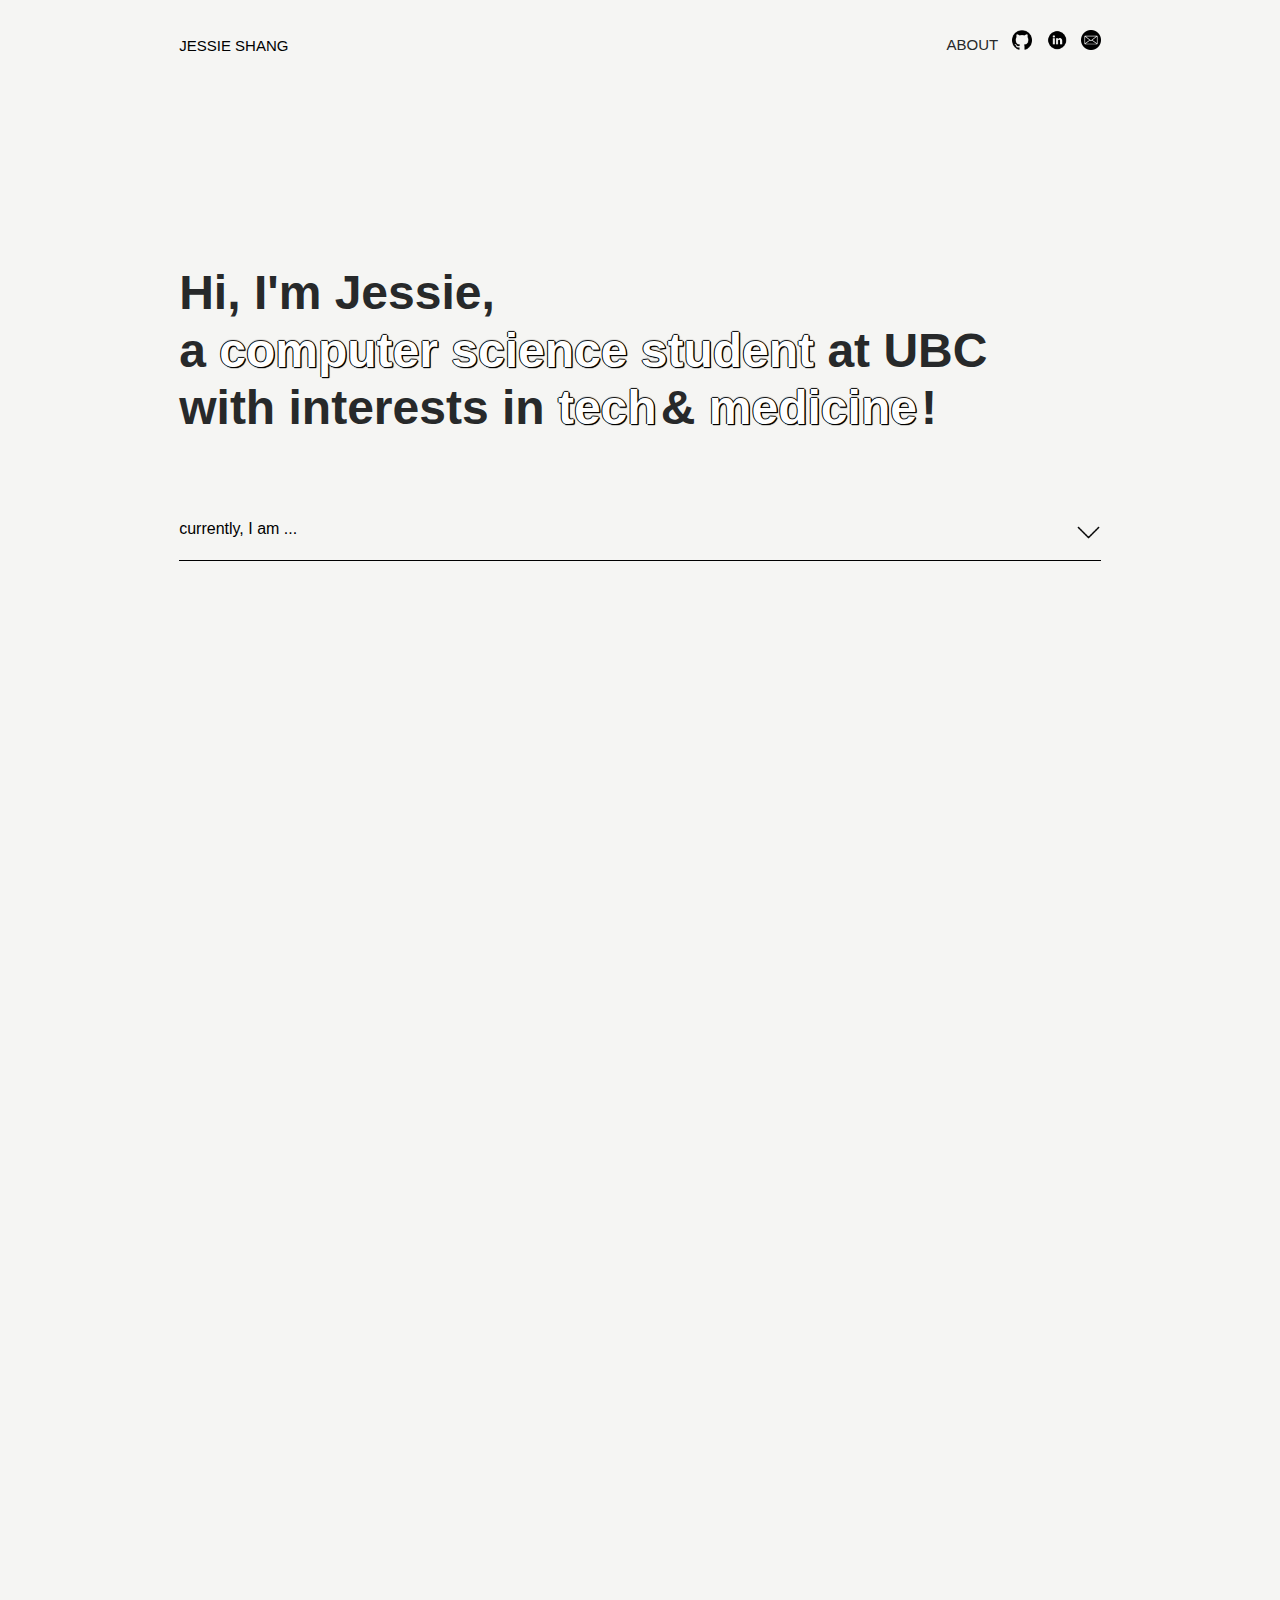
<file: index.html>
<!DOCTYPE html>
<html lang="en">
<head> 
    <meta charset="UTF-8">
    <meta http-equiv="X-UA-Compatible" content="IE=edge">
    <meta name="viewport" content="width=device-width, initial-scale=1.0">
    <title>Jessie Shang</title>
    <link rel="stylesheet" href="assets/css/index.css">
</head>
<body>
    <header class="header">
        <a href="#" class="logo">JESSIE SHANG</a>

        <!-- menu -->
        <nav class="navbar">
            <a href="projects/about.html">ABOUT</a>
            <a href="https://github.com/jjessieshang"><img class="icon3"src="assets/git.png" alt=""></a>
            <a href="https://www.linkedin.com/in/shangjessie/"><img class="icon3"src="assets/in.png" alt=""></a>
            <a href="mailto:jyshang@student.ubc.ca"><img class="icon3"src="assets/mail.png" alt=""></a>
        </nav>
    </header>
    <div class="banner">
        <h1>Hi, I'm Jessie,</h1>
        <h1 class="letter">a </h1><h1 class="contrast-letter">computer science student </h1>
        <h1 class="letter">at UBC with interests in </h1>
        <h1 class="contrast-letter">tech</h1>
        <h1 class="letter"> & </h1>
        <h1 class="contrast-letter">medicine</h1>
        <h1 class="letter">!</h1>
    </div>
    <div class="card">
        <p class="experience-num">currently, I am ...</p><p class="experience"> <strong></strong><img src="assets/plus.png" class="plus" alt="plus"></p>
        <p class="experience-p">
            <br>
            <span class="read-more">
                <span class="tab"></span>📈  In my third year, pursuing a minor in <a href="https://www.stat.ubc.ca/research-areas" class="redirect"  style="padding-top: 10px;"><em>Statistics</em></a> <br>
                <span class="tab"></span>💊  Conducting research in the <a href="https://digem.med.ubc.ca/our-team/" class="redirect"><em>UBC Digital Emergency Medicine Lab</em></a> <br>
                <span class="tab"></span>💻  A software developer on <a href="https://ubclaunchpad.com/" class="redirect"><em>UBC Launchpad Student Team</em></a> <br>
                <span class="tab"></span>🏐  On the volleyball court in my free time! <br>
        </p>
        <hr>
        
    </div>

    <div class="demo">
        <h2 class="projects-title">my recent work
            <hr>
        </h2>
        
        <!-- row 1 -->
    
        <div class="main-content">
            <div class="main-row scroll-reveal">
                <button class="column"
                onclick="gotolink(this)" value="projects/labby.html">
                <div class="cover">
                    <img src="assets/labby.png" alt="labby">
                </div>
    
                <div class="description">
                    <h3><strong>labby</strong></h3>
                    <p>a laboratoy management system for BC Cancer.</p>
                </div>
                    <br>
                    <div class="skills">
                        <div class="item">Full Stack</div>
                        <div class="item">Database</div>
                    </div>
                </button>
                <button class="column"
                onclick="gotolink(this)" value="projects/rtvs.html">
                    <div class="cover">
                        <img src="assets/rtvs.png" alt="vis">
                    </div>
        
                    <div class="description">
                        <h3><strong>rtvs</strong></h3>
                        <p>how much are you paying for healthcare?</p>
                    </div>
                    <br>
                    <div class="skills">
                        <div class="item">Full Stack</div><div class="item">Data Analysis</div>
                    </div>
                </button>
            </div>
        </div>

        <div class="main-content">
            <div class="main-row">
                <button class="column"
                    onclick="gotolink(this)" value="projects/BWP.html">
                    <div class="cover">
                        <img src="assets/heidi.png" alt="labby">
                    </div>
            
                    <div class="description">
                        <h3><strong>BC Brain Wellness</strong></h3>
                        <p>A Custom Volunteer Management System</p>
                    </div>
                    <br>
                    <div class="skills">
                        <div class="item">Project Lead</div>
                        <div class="item">Healthcare</div>
                    </div>
                </button>
                <button class="column"
                    onclick="gotolink(this)" value="projects/BWP.html">
                    <div class="cover">
                        <img src="assets/heidi.png" alt="labby">
                    </div>
            
                    <div class="description">
                        <h3><strong>BC Brain Wellness</strong></h3>
                        <p>A Custom Volunteer Management System</p>
                    </div>
                    <br>
                    <div class="skills">
                        <div class="item">Project Lead</div>
                        <div class="item">Healthcare</div>
                    </div>
                </button>
            </div>
        </div>

        <div class="main-content">
            <div class="main-row">
                <button class="column"
                    onclick="gotolink(this)" value="projects/heidi.html">
                    <div class="cover">
                        <img src="assets/heidi.png" alt="labby">
                    </div>
            
                    <div class="description">
                        <h3><strong>heidi</strong></h3>
                        <p>can machine learning reduce hospital overpopulation?</p>
                    </div>
                    <br>
                    <div class="skills">
                        <div class="item">Publication</div>
                        <div class="item">Research</div>
                    </div>
                </button>
                <button class="column"
                    onclick="gotolink(this)" value="projects/wells.html">
                    <div class="cover">
                        <img src="assets/wells.png" alt="wells">
                    </div>
    
                    <div class="description">
                        <h3><strong>well locator</strong></h3>
                        <p>Alberta geospatial data presented visually.</p>
                    </div>
                    <br>
                    <div class="skills">
                        <div class="item">Full Stack</div>
                    </div>
                </button>
            </div>
        </div>
    
        <div class="main-content">
            <div class="main-row">
                <button class="column"
                onclick="gotolink(this)" value="projects/enable.html">
                    <div class="cover">
                        <img src="assets/enable.png" alt="enable">
                    </div>
        
                    <div class="description">
                        <h3><strong>biofeedback</strong></h3>
                        <p>detect EMG signals in a quadraplegic individual.</p>
                    </div>
                    <br>
                    <div class="skills">
                        <div class="item">Engineering</div>
                    </div>
                </button>
                <button class="column"
                    onclick="gotolink(this)" value="projects/alberta.html">
                    <div class="cover">
                        <img src="assets/website.png" alt="labby">
                    </div>
    
                    <div class="description">
                        <h3><strong>move improve</strong></h3>
                        <p>improving the safety of walking aids.</p>
                    </div>
                    <br>
                    <div class="skills">
                        <div class="item">Mobile App</div>
                        <div class="item">Research</div>
                    </div>
                </button>
            </div>
        </div>
        <div class="main-content">
            <div class="main-row">
                <button class="column"
                onclick="gotolink(this)" value="projects/vision.html">
                    <div class="cover">
                        <img src="assets/vis.png" alt="vis">
                    </div>
        
                    <div class="description">
                        <h3><strong>vision youth sports</strong></h3>
                        <p>competitive sports training for Canadian newcomers.</p>
                    </div>
                    <br>
                    <div class="skills">
                        <div class="item">Non-Profit</div>
                    </div>
                </button> 
            </div>
        </div>

    </div>    

    <script src="js/index.js"></script>
</body>



</html>
</file>
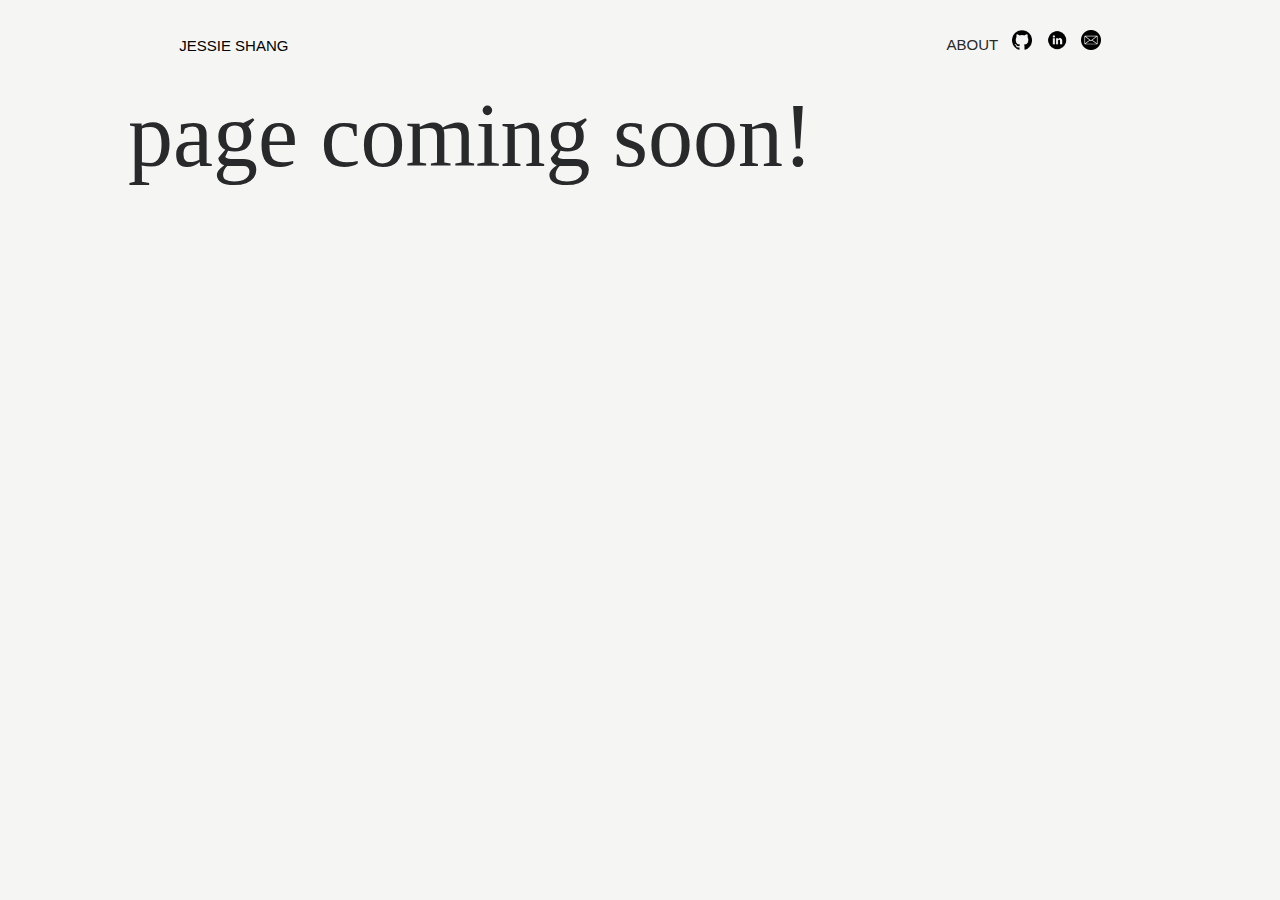
<file: projects/about.html>
<!DOCTYPE html>
<html lang="en">
<head>
    <meta charset="UTF-8">
    <meta http-equiv="X-UA-Compatible" content="IE=edge">
    <meta name="viewport" content="width=device-width, initial-scale=1.0">
    <title>Alberta</title>
    <link rel="stylesheet" href="../assets/css/index.css">
    <link rel="stylesheet" href="index.css">
</head>
<header class="header">
    <a href="../index.html" class="logo">JESSIE SHANG</a>

    <!-- menu -->
    <nav class="navbar">
        <a href="#">ABOUT</a>
        <a href="https://github.com/jjessieshang"><img class="icon3"src="../assets/git.png" alt=""></a>
        <a href="https://www.linkedin.com/in/shangjessie/"><img class="icon3"src="../assets/in.png" alt=""></a>
        <a href="mailto:jyshang@student.ubc.ca"><img class="icon3"src="../assets/mail.png" alt=""></a>
    </nav>
</header>
<body>
    <div class="project">
        <h3 class="project-title">page coming soon!</h3>
        
    </div>
</body>
</html>
</file>
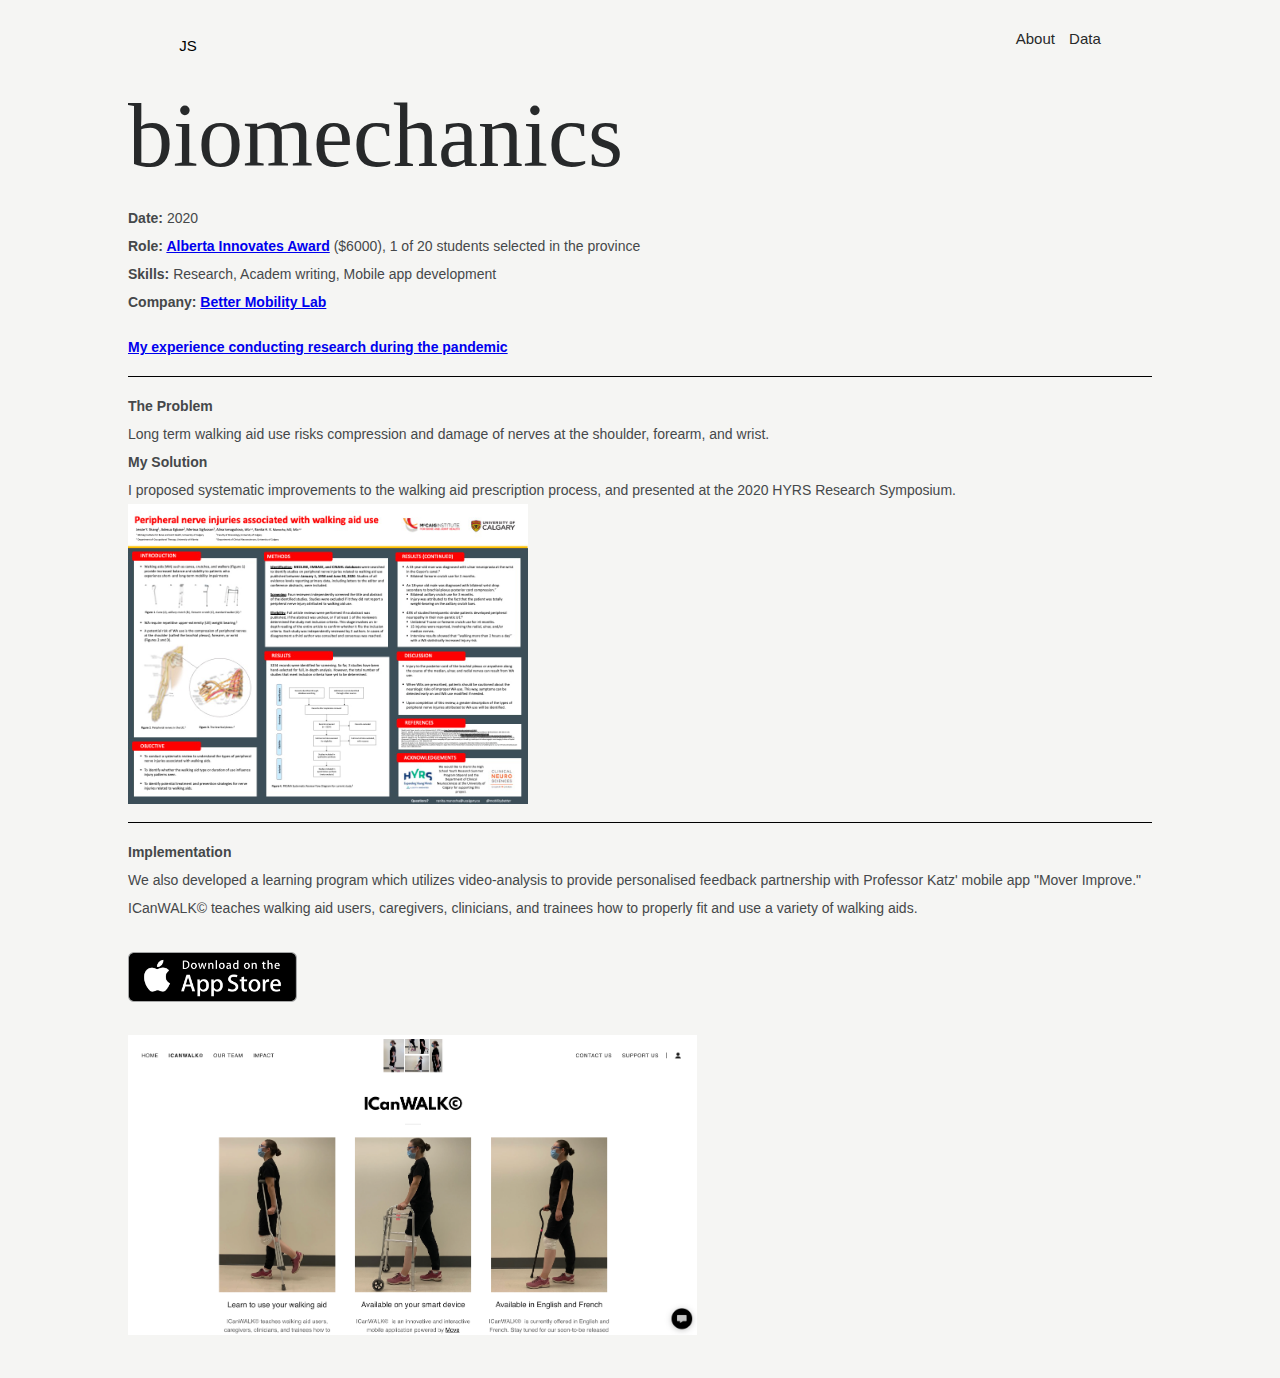
<file: projects/alberta.html>
<!DOCTYPE html>
<html lang="en">
<head>
    <meta charset="UTF-8">
    <meta http-equiv="X-UA-Compatible" content="IE=edge">
    <meta name="viewport" content="width=device-width, initial-scale=1.0">
    <title>Alberta</title>
    <link rel="stylesheet" href="../assets/css/index.css">
    <link rel="stylesheet" href="index.css">
</head>
<header class="header">
    <a href="../index.html" class="logo">JS</a>

    <!-- menu -->
    <nav class="navbar">
        <a href="#">About</a>
        <a href="#">Data</a>
    </nav>
</header>
<body>
    <div class="project">
        <h3 class="project-title">biomechanics</h3>
        <br>
        <p><strong>Date: </strong>2020</p>
        <p><strong>Role: <a href="https://research.ucalgary.ca/students/alberta-innovates-HYRS">Alberta Innovates Award</a></strong> ($6000), 1 of 20 students selected in the province</p>
        <p><strong>Skills:</strong> Research, Academ writing, Mobile app development</p>
        <p><strong>Company: <a href="https://cumming.ucalgary.ca/labs/better-mobility">Better Mobility Lab</a></strong></p>
        <br>
        

        <p ><strong><a href="https://www.ucalgary.ca/news/youth-complete-health-research-program-amid-pandemic-restrictions?mkt_tok=[base64]%3D">
            My experience conducting research during the pandemic</a></strong></p>
        <hr>
        <p class="body-text"><strong>The Problem </strong><br>
            Long term walking aid use risks compression 
            and damage of nerves at the shoulder, forearm, and wrist.
        </p>
        <p class="body-text"><strong>My Solution </strong><br>
            I proposed systematic improvements to the walking aid prescription 
            process, and presented at the 2020 HYRS Research Symposium.
        </p>
        <img class="main-image" src="../assets/hyrs/Slide1.jpeg" alt="hyrs"><br>

        <hr>
        <p class="body-text"><strong>Implementation </strong><br>
            We also developed a learning program which utilizes video-analysis to provide personalised feedback partnership with Professor Katz' mobile app "Mover Improve."
            ICanWALK© teaches walking aid users, caregivers, clinicians, and trainees how to properly fit and use a variety of walking aids.
        </p>
        <a href="https://apps.apple.com/ca/app/move-improve/id1434897217"><img class="main-image" 
            style="max-width: 100%;
            max-height: 50px;
            height: inherit !important;
             margin-top: 30px;"src="../assets/appstore.png" alt="hyrs"></a><br>
        <img class="main-image" style="margin-top: 30px;"src="../assets/hyrs/icanwalk.png" alt="hyrs"><br>
    
    </div>
</body>
</html>
</file>
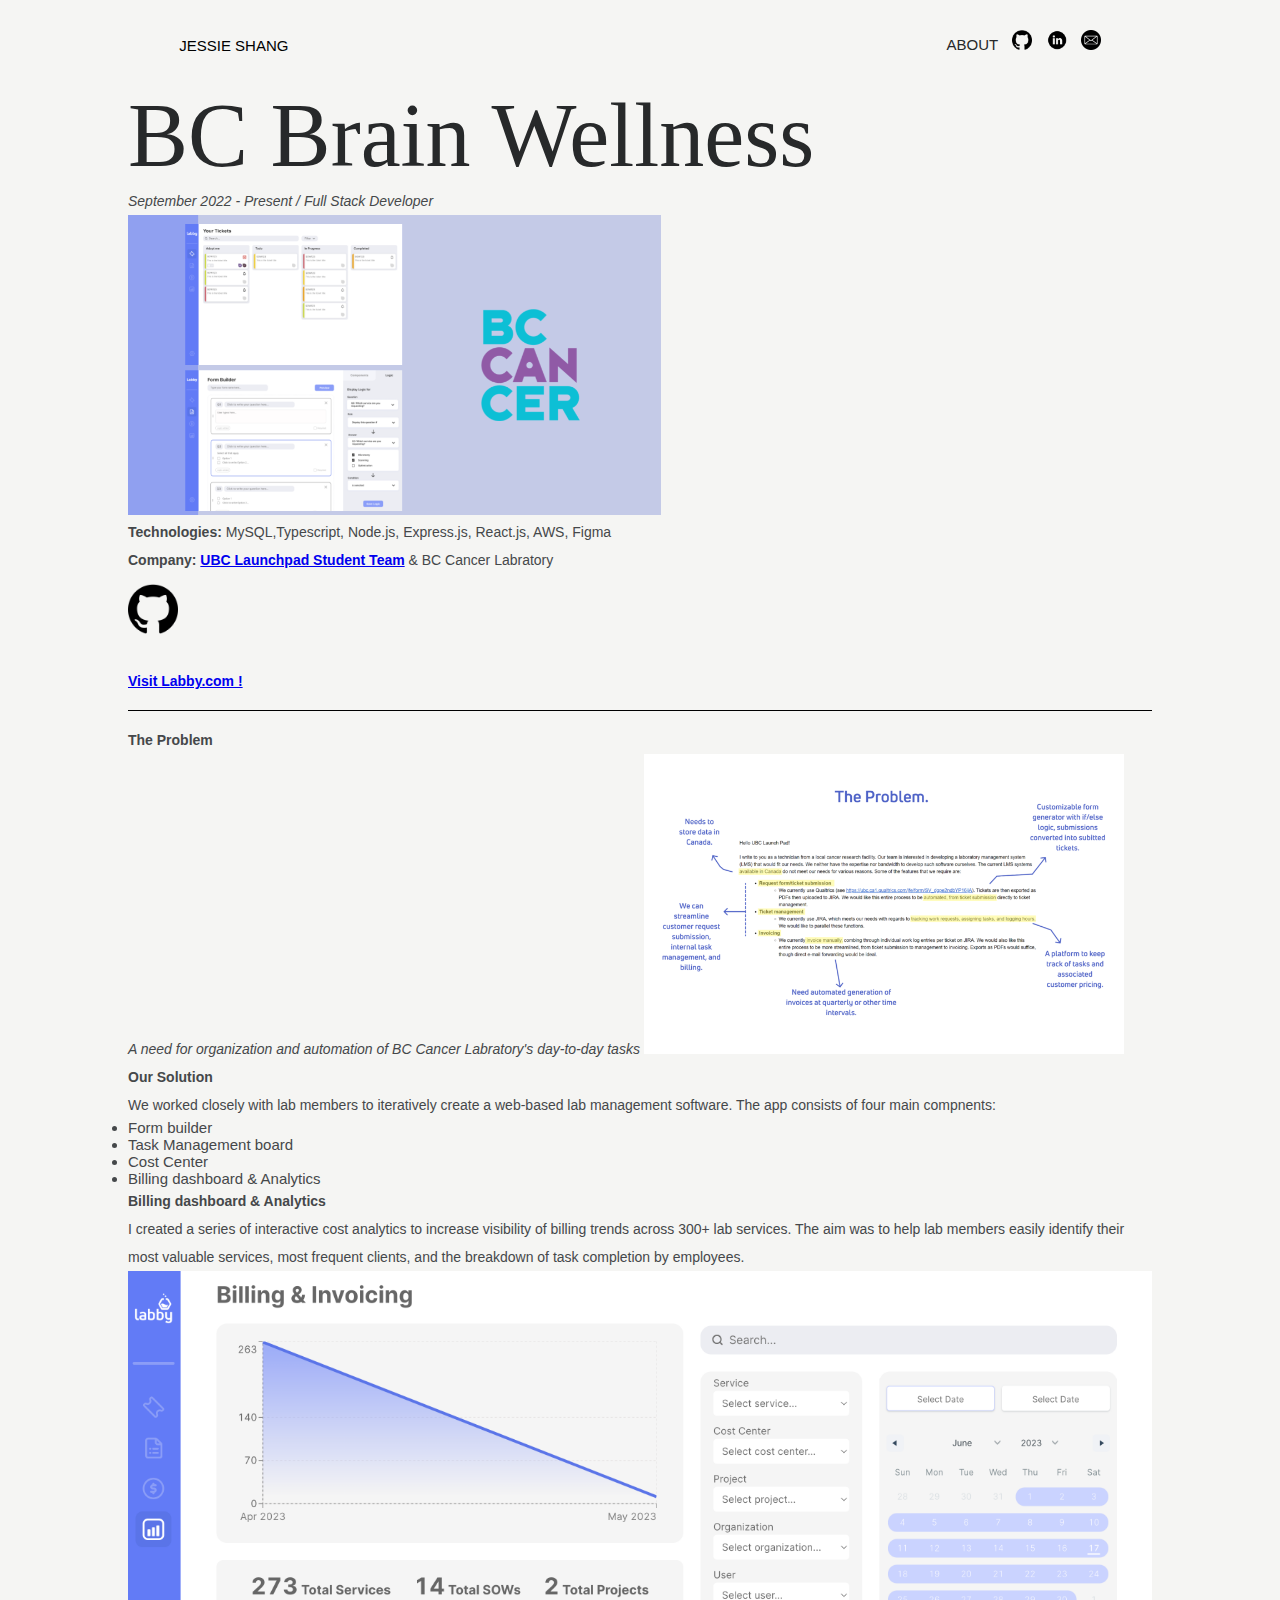
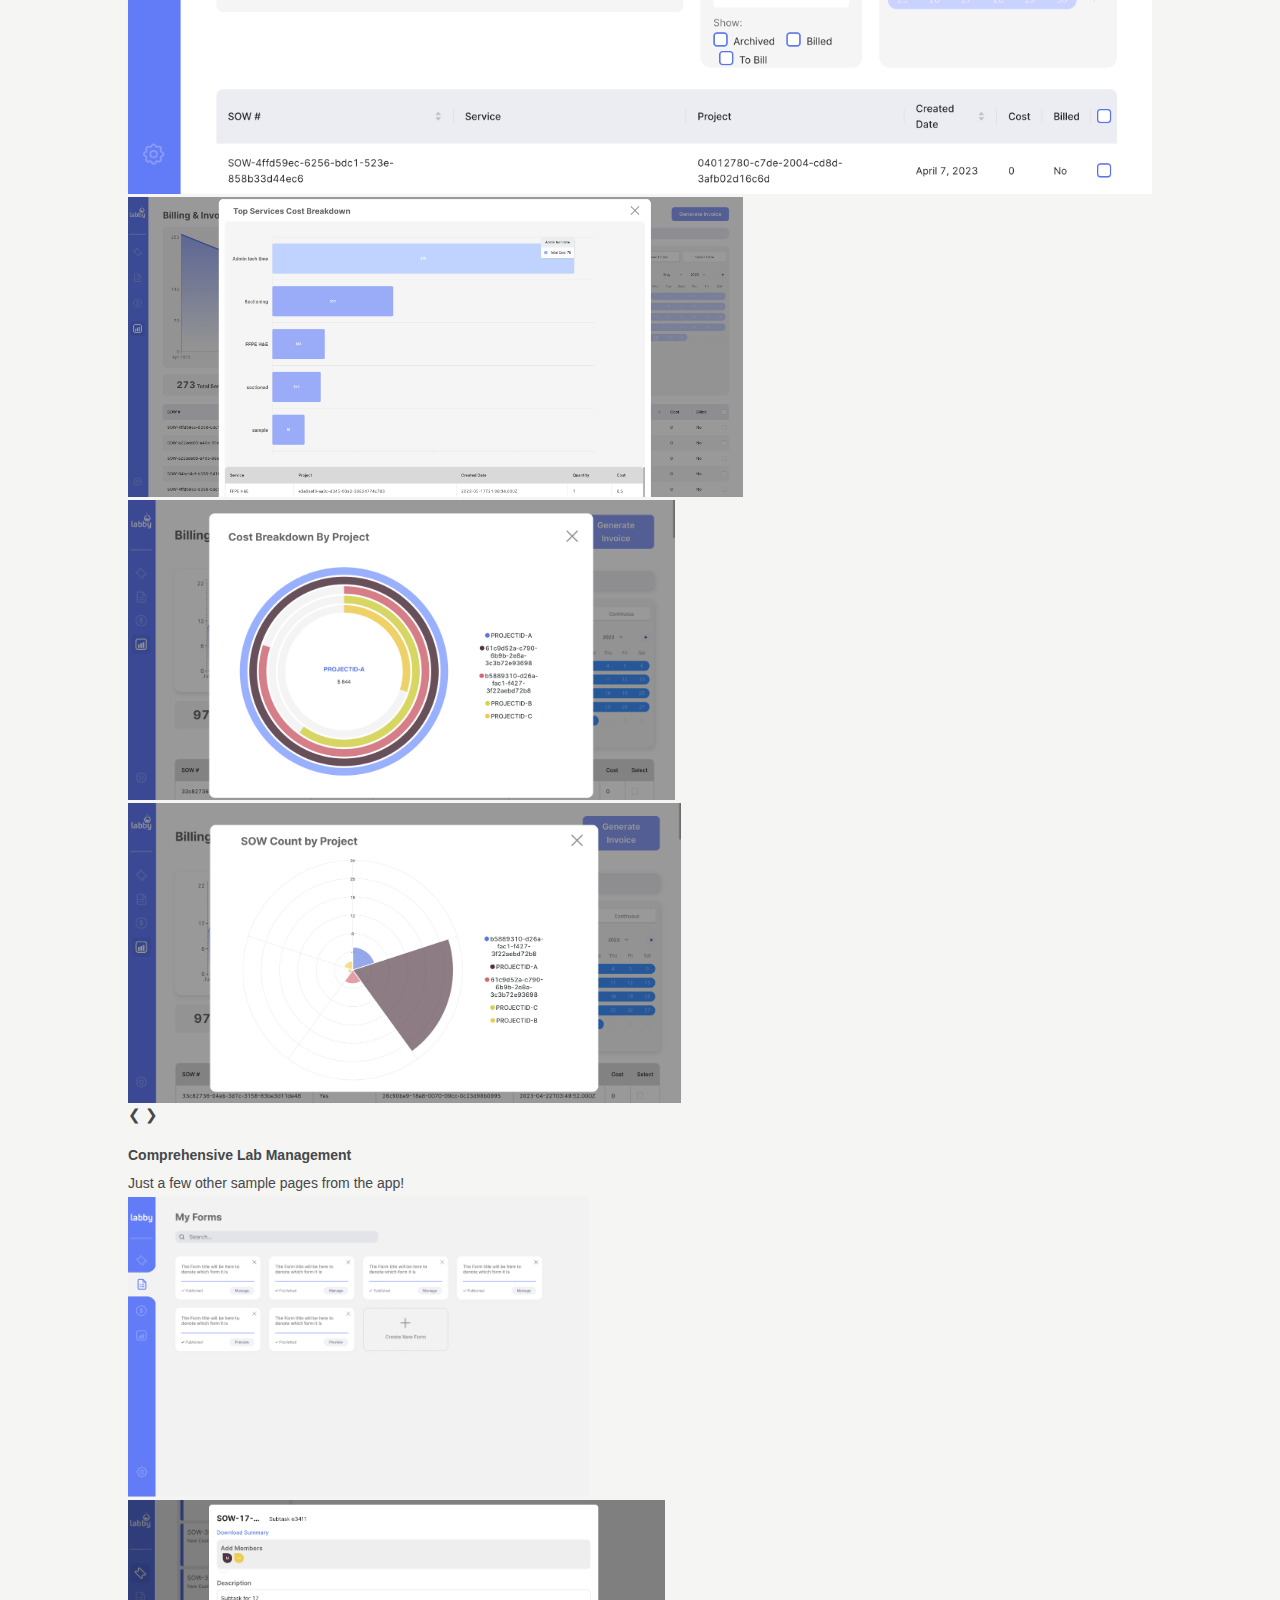
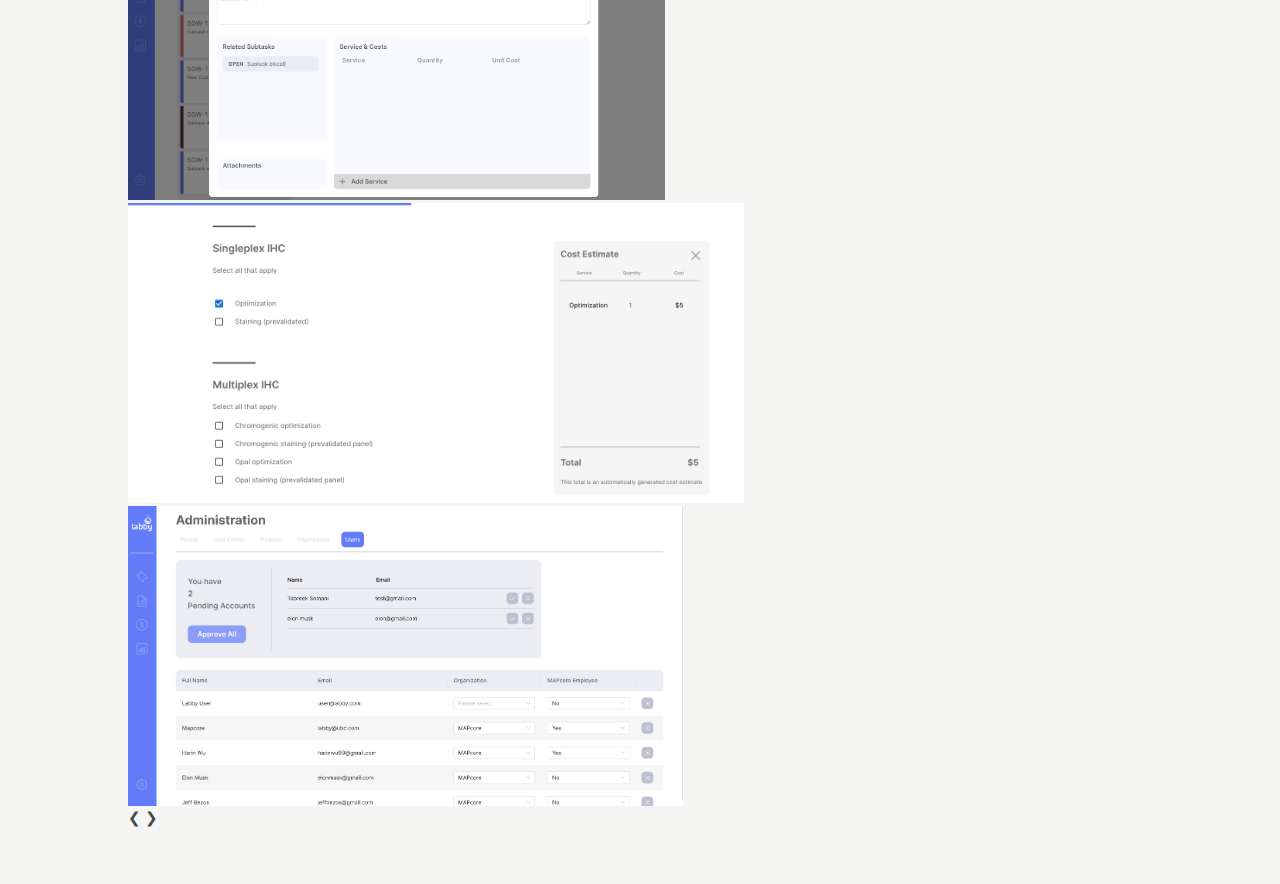
<file: projects/BWP.html>
<!DOCTYPE html>
<html lang="en">
<head>
    <meta charset="UTF-8">
    <meta http-equiv="X-UA-Compatible" content="IE=edge">
    <meta name="viewport" content="width=device-width, initial-scale=1.0">
    <title>Labby</title>
    <link rel="stylesheet" href="../assets/css/index.css">
    <link rel="stylesheet" href="index.css">
</head>
<header class="header">
    <a href="../index.html" class="logo">JESSIE SHANG</a>

    <!-- menu -->
    <nav class="navbar">
        <a href="../projects/about.html">ABOUT</a>
        <a href="https://github.com/jjessieshang"><img class="icon3"src="../assets/git.png" alt=""></a>
        <a href="https://www.linkedin.com/in/shangjessie/"><img class="icon3"src="../assets/in.png" alt=""></a>
        <a href="mailto:jyshang@student.ubc.ca"><img class="icon3"src="../assets/mail.png" alt=""></a>
    </nav>
</header>
<body>
    <div class="project">
        <h3 class="project-title">BC Brain Wellness</h3>
        <p class ="summary"><em>September 2022 - Present / Full Stack Developer</em></p>
        <img class="main-image" src="../assets/labby.png" alt="labby">
        <div class="about-project">
            <p><strong>Technologies:</strong> MySQL,Typescript, Node.js, Express.js, React.js, AWS, Figma</p>
            <p><strong>Company: <a href="https://ubclaunchpad.com/">UBC Launchpad Student Team</strong></a>
                & BC Cancer Labratory<br></p>
            <a href="https://github.com/ubclaunchpad/labby">
                <img style="height: 50px; margin-top: 10px; margin-bottom: 30px;"src="../assets/git.png" alt="git"></a>
            <p><strong><a href="https://labby.harinwu.com/">Visit Labby.com !</a></strong></p>
        </div>
        <hr>

        <div class="body-project">
            <p class="body-larger-text"><strong>The Problem </strong><br>
                <em>A need for organization and automation of BC Cancer Labratory's day-to-day tasks</em>
                <img class="main-image" src="../assets/labby/problem.png" alt="">
            </p>
            <p class="body-text"><strong>Our Solution </strong><br>
                We worked closely with lab members to iteratively create a web-based lab management software. The 
                app consists of four main compnents:</p>
            <ul>
                <li>Form builder</li>
                <li>Task Management board</li>
                <li>Cost Center</li>
                <li>Billing dashboard & Analytics</li>
            </ul> 
        </div>

        <p class="body-text"><strong>Billing dashboard & Analytics</strong><br>
            I created a series of interactive cost analytics to increase visibility of billing trends across 300+ 
            lab services. The aim was to help lab members easily identify their most valuable services, most frequent clients,
            and the breakdown of task completion by employees.
        </p>

        <!-- Slideshow container -->
        <div class="slideshow-container">

            <!-- Full-width images with number and caption text -->
            <div class="mySlides fade">
                <img class="main-image" style="max-width: 100%; max-height: 100%; height: inherit !important;" src="../assets/labby/dash.png">
            </div>

            <div class="mySlides fade">
            <img class="main-image"  src="../assets/labby/bar.png">
            </div>
        
            <div class="mySlides fade">
            <img class="main-image"  src="../assets/labby/radial.png" >
            </div>
        
            <div class="mySlides fade">
            <img class="main-image"  src="../assets/labby/polar.png" >
            </div>
        
            <!-- Next and previous buttons -->
            <a class="prev" onclick="plusSlides(-1)">&#10094;</a>
            <a class="next" onclick="plusSlides(1)">&#10095;</a>
        </div>
        <br>
        
        <!-- The dots/circles -->
        <div style="text-align:center">
            <span class="dot" onclick="currentSlide(1)"></span>
            <span class="dot" onclick="currentSlide(2)"></span>
            <span class="dot" onclick="currentSlide(3)"></span>
            <span class="dot" onclick="currentSlide(4)"></span>
        </div>

        <p class="body-text"><strong>Comprehensive Lab Management</strong><br>
            Just a few other sample pages from the app!
        </p>

        <div class="slideshow-container">

            <!-- Full-width images with number and caption text -->

            <div class="mySlides2 fade">
                <img class="main-image"  src="../assets/labby/form.png">
            </div>

            <div class="mySlides2 fade">
            <img class="main-image"  src="../assets/labby/task.png">
            </div>
        
            <div class="mySlides2 fade">
            <img class="main-image"  src="../assets/labby/cost_open.png" >
            </div>
        
            <div class="mySlides2 fade">
            <img class="main-image"  src="../assets/labby/admin.png" >
            </div>

        
            <!-- Next and previous buttons -->
            <a class="prev" onclick="plusSlides2(-1)">&#10094;</a>
            <a class="next" onclick="plusSlides2(1)">&#10095;</a>
        </div>
        <br>
        
        <!-- The dots/circles -->
        <div style="text-align:center">
            <span class="dot2" onclick="currentSlide2(1)"></span>
            <span class="dot2" onclick="currentSlide2(2)"></span>
            <span class="dot2" onclick="currentSlide2(3)"></span>
            <span class="dot2" onclick="currentSlide2(4)"></span>
        </div>
    </div>

    <script src="../js/index.js"></script>
</body>


</html>
</file>
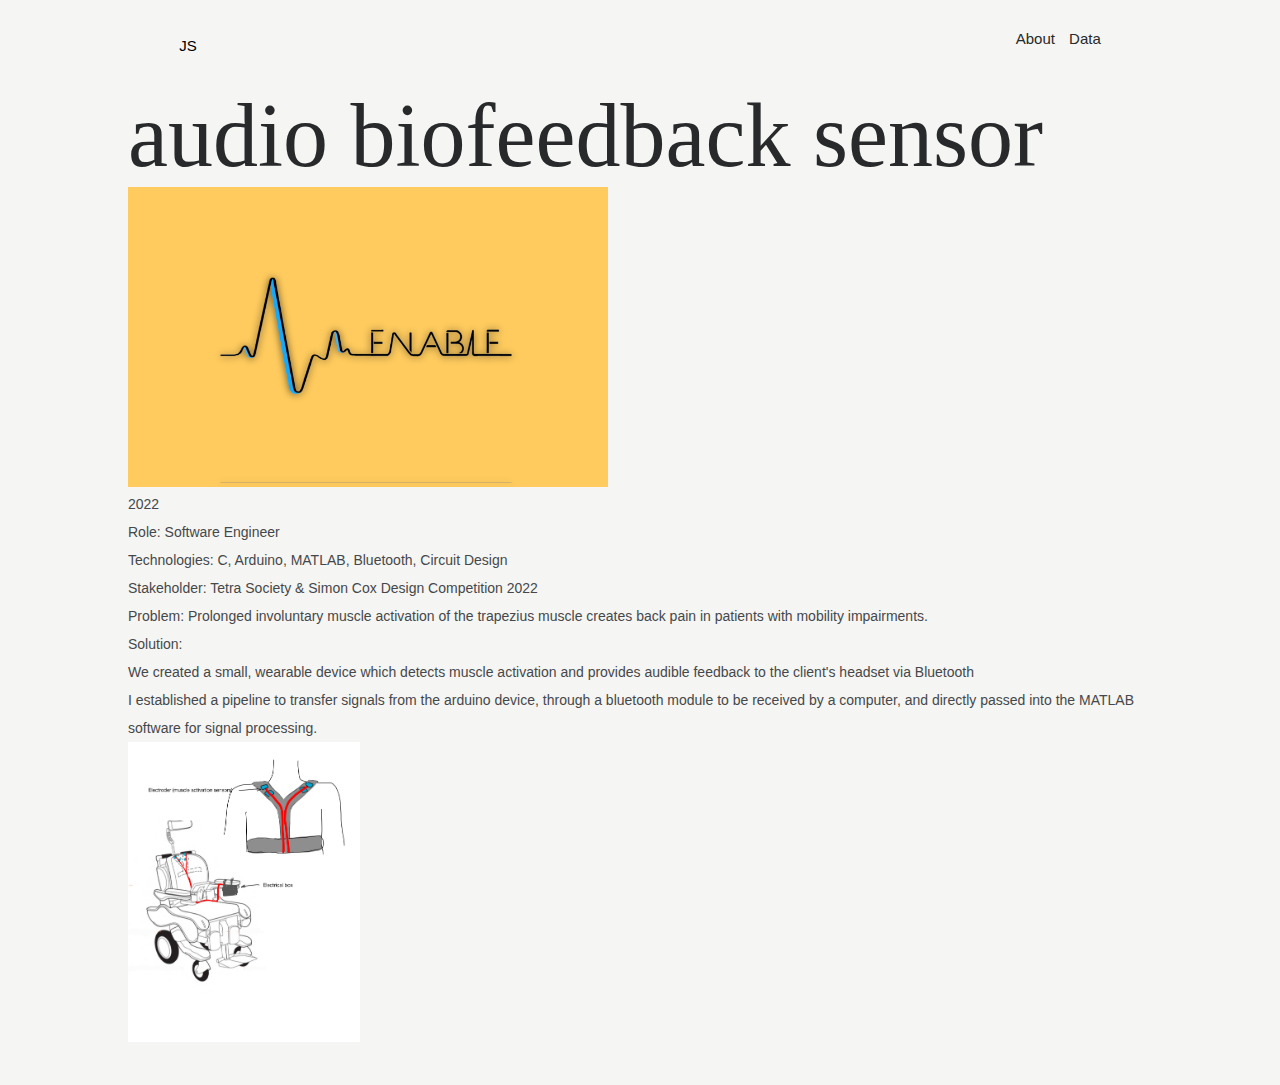
<file: projects/enable.html>
<!DOCTYPE html>
<html lang="en">
<head>
    <meta charset="UTF-8">
    <meta http-equiv="X-UA-Compatible" content="IE=edge">
    <meta name="viewport" content="width=device-width, initial-scale=1.0">
    <title>Enable</title>
    <link rel="stylesheet" href="../assets/css/index.css">
    <link rel="stylesheet" href="index.css">
</head>
<header class="header">
    <a href="../index.html" class="logo">JS</a>

    <!-- menu -->
    <nav class="navbar">
        <a href="#">About</a>
        <a href="#">Data</a>
    </nav>
</header>
<body>
    <div class="project">
        <h3 class="project-title">audio biofeedback sensor</h3>
        <img src="../assets/enable.png" alt="enable">
        <p>2022</p>
        <p>Role: Software Engineer</p> 
        <p>Technologies: C, Arduino, MATLAB, Bluetooth, Circuit Design</p>
        <p>Stakeholder: Tetra Society & Simon Cox Design Competition 2022</p>

        <p>Problem: Prolonged involuntary muscle activation of the trapezius muscle creates back pain 
            in patients with mobility impairments.
        </p>
        <p>Solution: <br>
            We created a small, wearable device which detects muscle activation and 
            provides audible feedback to the client's headset via Bluetooth <br>

            I established a pipeline to transfer signals from the arduino device, through a 
            bluetooth module to be received by a computer, and directly passed into the MATLAB
            software for signal processing. 
        </p>

        <img src="../assets/Notes-24.jpg" alt="sketch">
  
    </div>
</body>
</html>
</file>
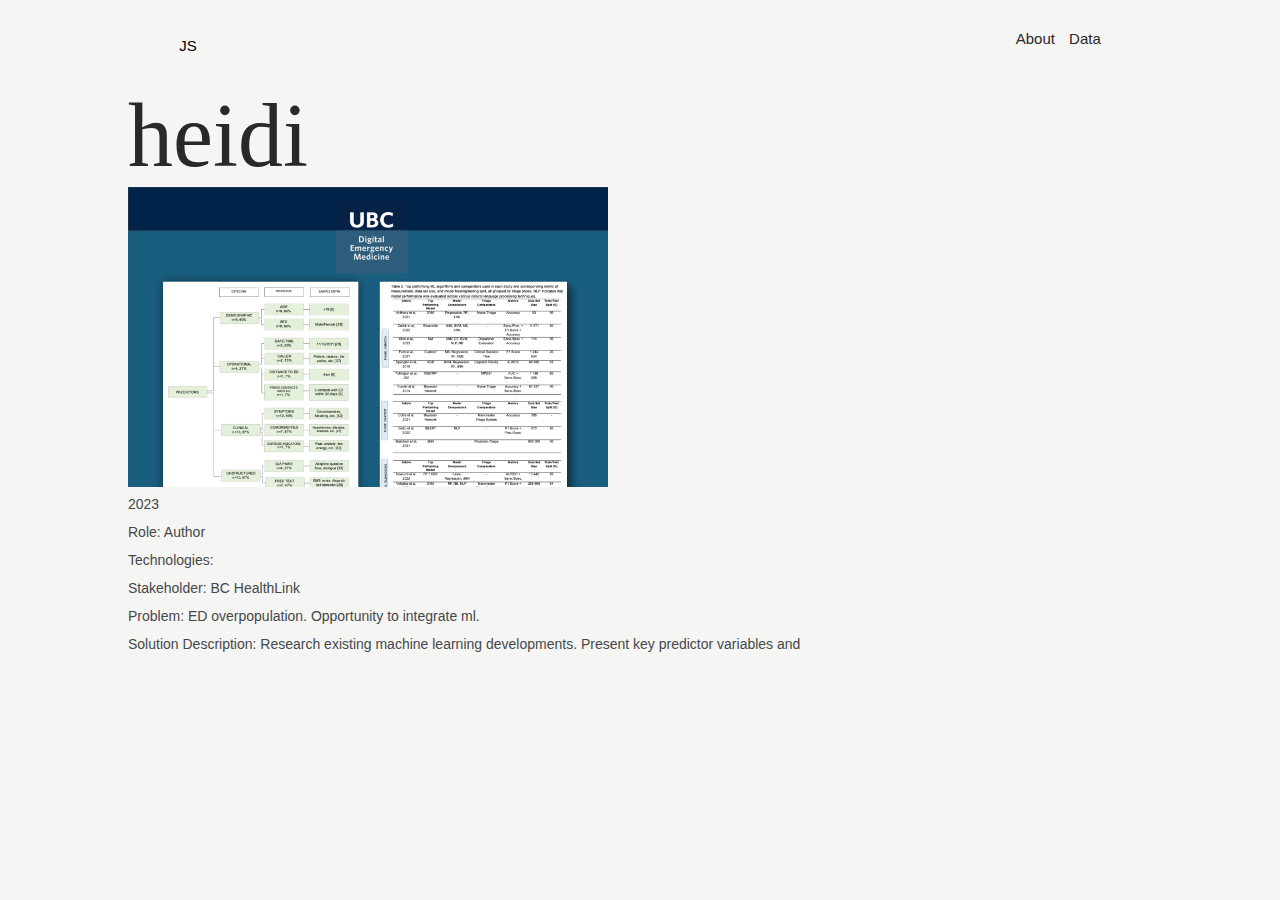
<file: projects/heidi.html>
<!DOCTYPE html>
<html lang="en">
<head>
    <meta charset="UTF-8">
    <meta http-equiv="X-UA-Compatible" content="IE=edge">
    <meta name="viewport" content="width=device-width, initial-scale=1.0">
    <title>Labby</title>
    <link rel="stylesheet" href="../assets/css/index.css">
    <link rel="stylesheet" href="index.css">
</head>
<header class="header">
    <a href="../index.html" class="logo">JS</a>

    <!-- menu -->
    <nav class="navbar">
        <a href="#">About</a>
        <a href="#">Data</a>
    </nav>
</header>
<body>
    <div class="project">
        <h3 class="project-title">heidi</h3>
        <img src="../assets/heidi.png" alt="heidi">
        <p>2023</p>
        <p>Role: Author</p>
        <p>Technologies:</p>
        <p>Stakeholder: BC HealthLink</p>

        <p>Problem: ED overpopulation. Opportunity to integrate ml.
        </p>
        <p>Solution Description: Research existing machine learning developments. Present key predictor variables and 
        </p>
 
    </div>
</body>
</html>
</file>
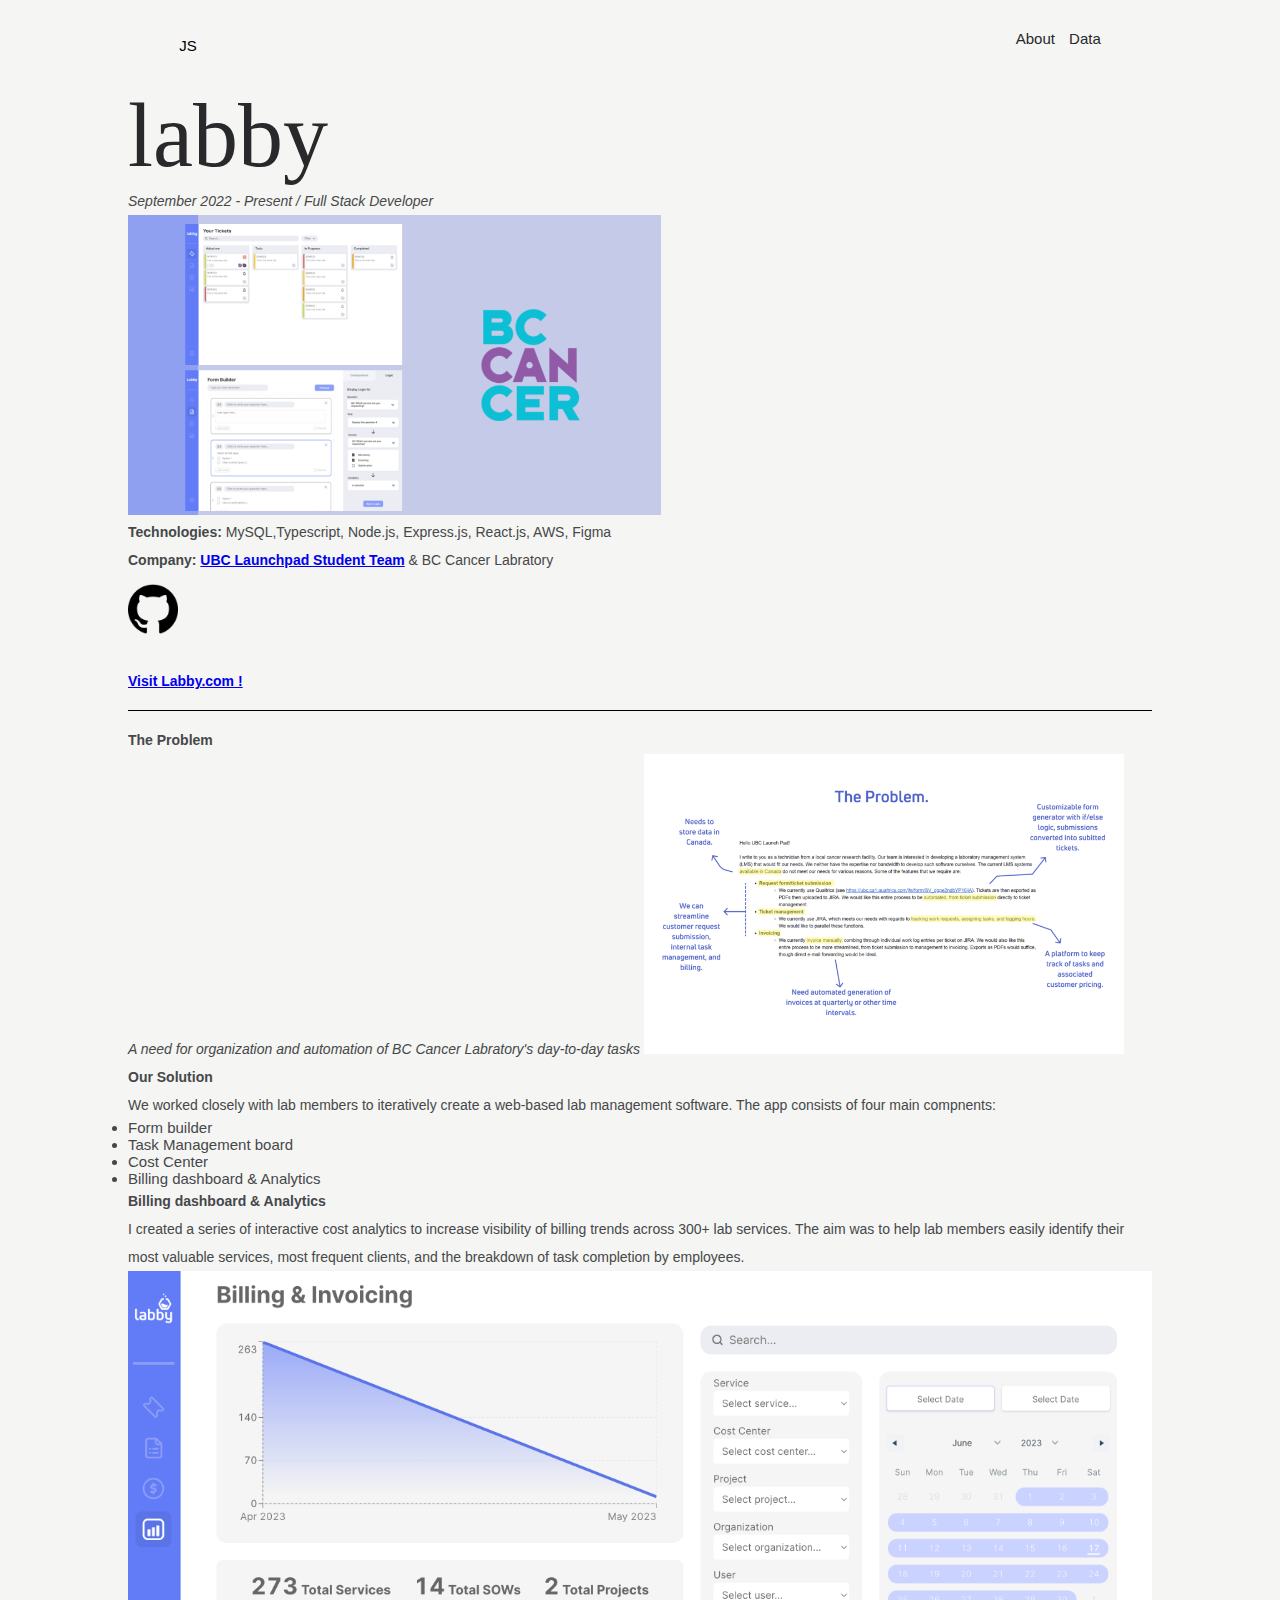
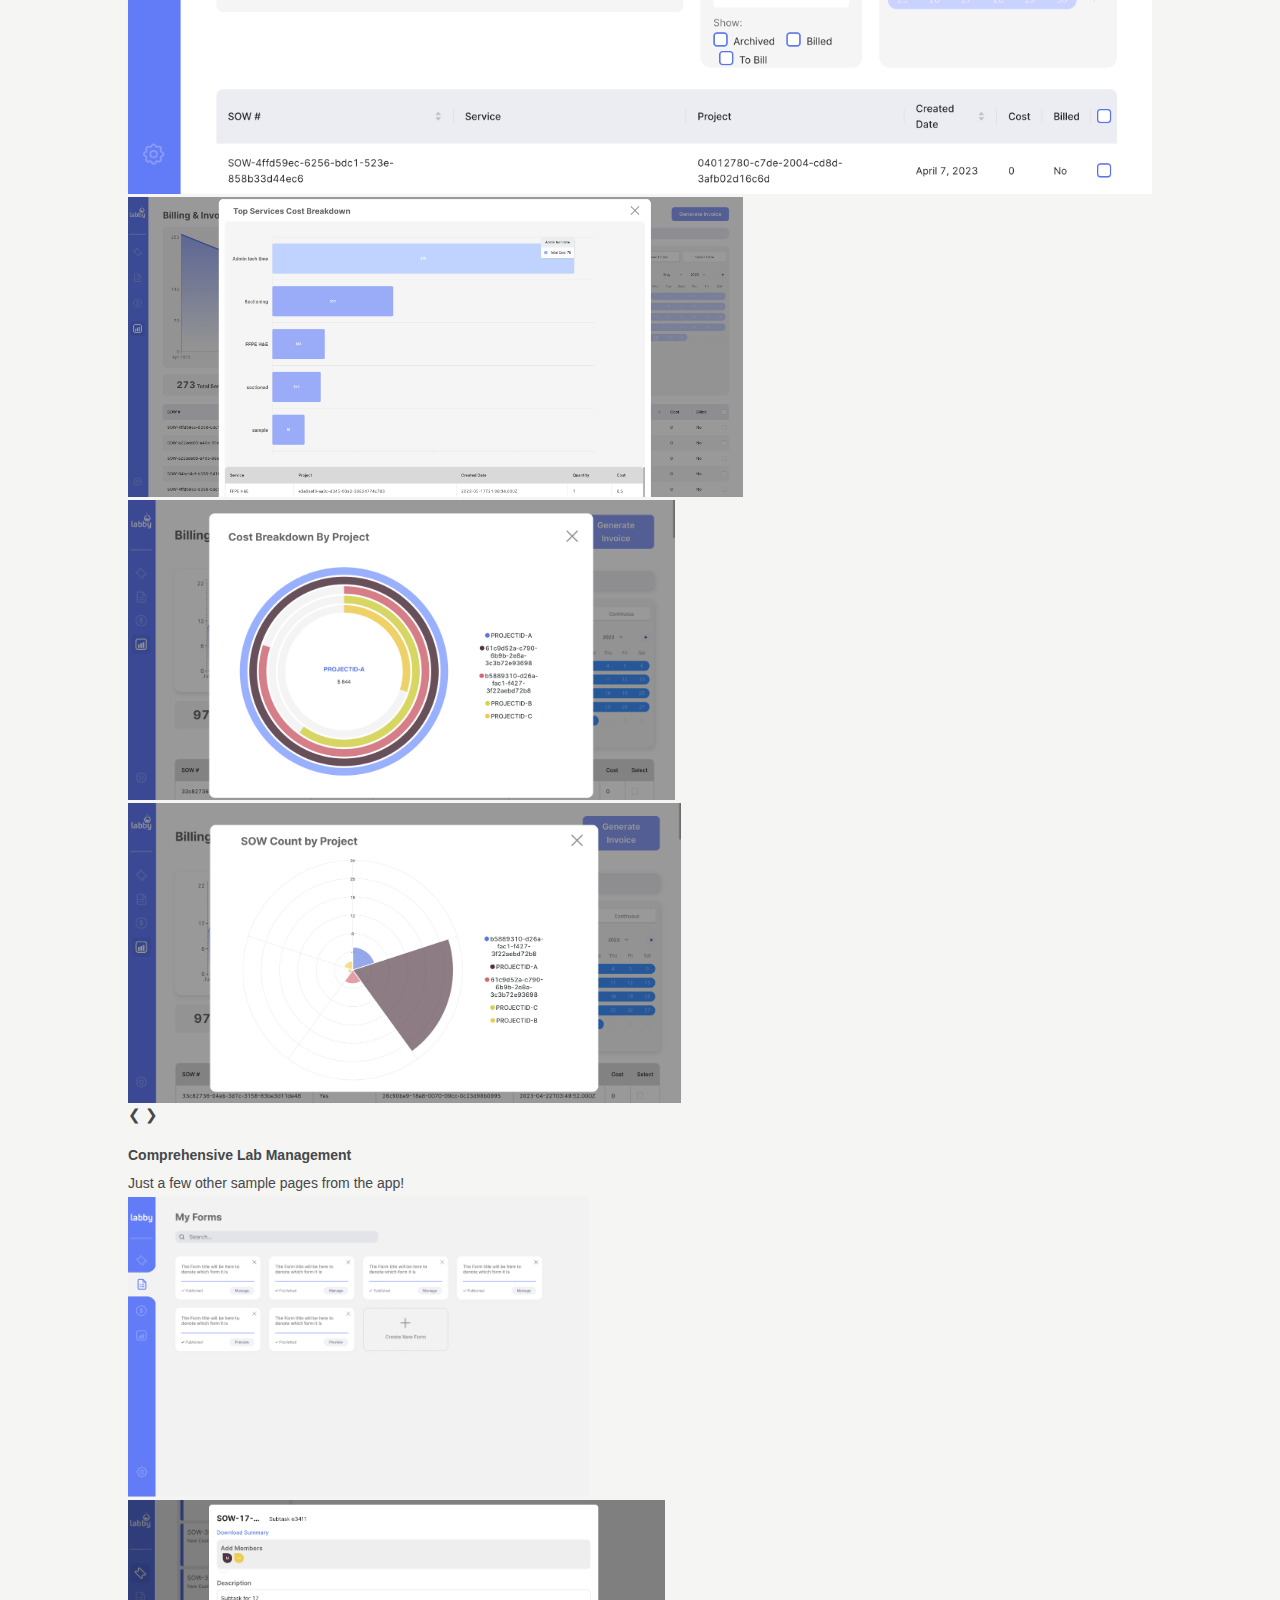
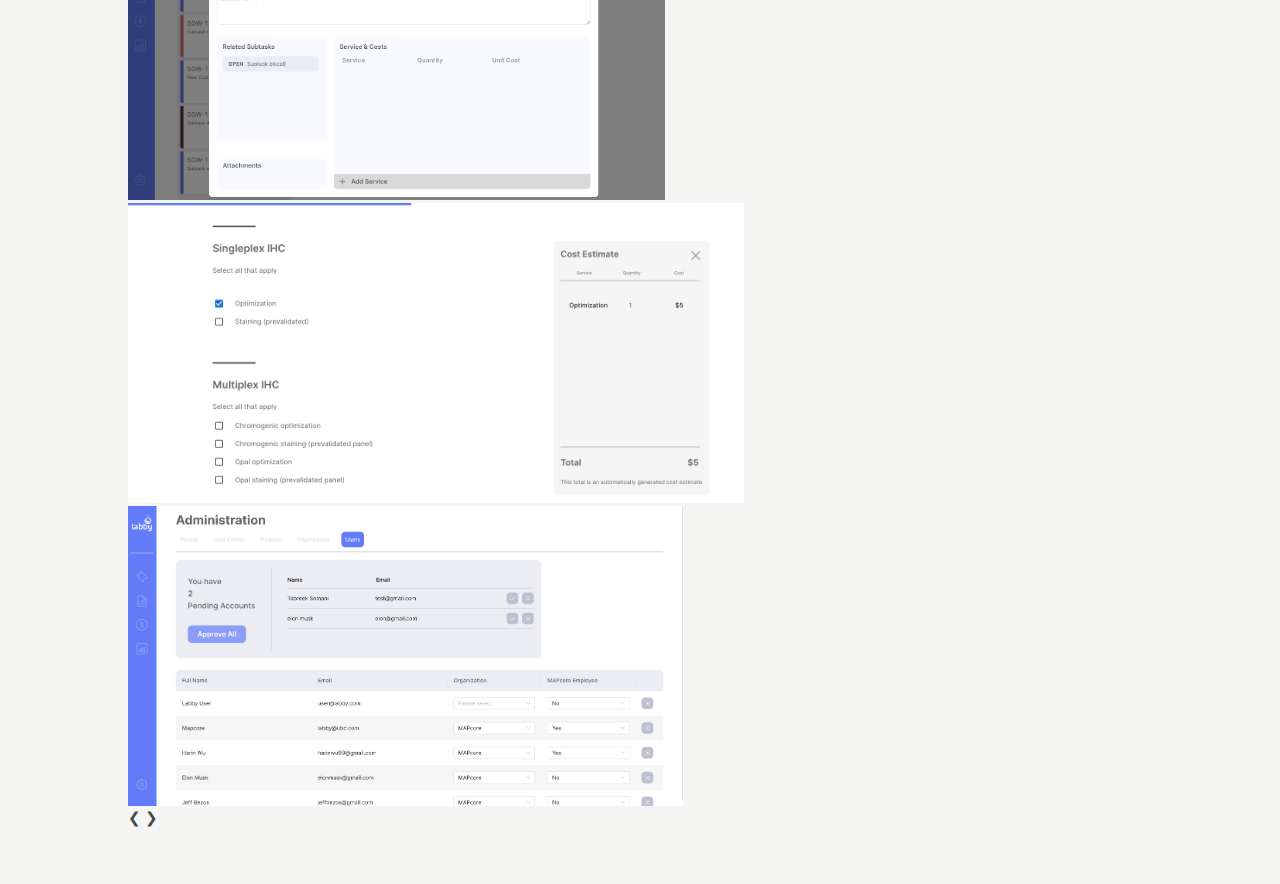
<file: projects/labby.html>
<!DOCTYPE html>
<html lang="en">
<head>
    <meta charset="UTF-8">
    <meta http-equiv="X-UA-Compatible" content="IE=edge">
    <meta name="viewport" content="width=device-width, initial-scale=1.0">
    <title>Labby</title>
    <link rel="stylesheet" href="../assets/css/index.css">
    <link rel="stylesheet" href="index.css">
</head>
<header class="header">
    <a href="../index.html" class="logo">JS</a>

    <!-- menu -->
    <nav class="navbar">
        <a href="#">About</a>
        <a href="#">Data</a>
    </nav>
</header>
<body>
    <div class="project">
        <h3 class="project-title">labby</h3>
        <p class ="summary"><em>September 2022 - Present / Full Stack Developer</em></p>
        <img class="main-image" src="../assets/labby.png" alt="labby">
        <div class="about-project">
            <p><strong>Technologies:</strong> MySQL,Typescript, Node.js, Express.js, React.js, AWS, Figma</p>
            <p><strong>Company: <a href="https://ubclaunchpad.com/">UBC Launchpad Student Team</strong></a>
                & BC Cancer Labratory<br></p>
            <a href="https://github.com/ubclaunchpad/labby">
                <img style="height: 50px; margin-top: 10px; margin-bottom: 30px;"src="../assets/git.png" alt="git"></a>
            <p><strong><a href="https://labby.harinwu.com/">Visit Labby.com !</a></strong></p>
        </div>
        <hr>

        <div class="body-project">
            <p class="body-larger-text"><strong>The Problem </strong><br>
                <em>A need for organization and automation of BC Cancer Labratory's day-to-day tasks</em>
                <img class="main-image" src="../assets/labby/problem.png" alt="">
            </p>
            <p class="body-text"><strong>Our Solution </strong><br>
                We worked closely with lab members to iteratively create a web-based lab management software. The 
                app consists of four main compnents:</p>
            <ul>
                <li>Form builder</li>
                <li>Task Management board</li>
                <li>Cost Center</li>
                <li>Billing dashboard & Analytics</li>
            </ul> 
        </div>

        <p class="body-text"><strong>Billing dashboard & Analytics</strong><br>
            I created a series of interactive cost analytics to increase visibility of billing trends across 300+ 
            lab services. The aim was to help lab members easily identify their most valuable services, most frequent clients,
            and the breakdown of task completion by employees.
        </p>

        <!-- Slideshow container -->
        <div class="slideshow-container">

            <!-- Full-width images with number and caption text -->
            <div class="mySlides fade">
                <img class="main-image" style="max-width: 100%; max-height: 100%; height: inherit !important;" src="../assets/labby/dash.png">
            </div>

            <div class="mySlides fade">
            <img class="main-image"  src="../assets/labby/bar.png">
            </div>
        
            <div class="mySlides fade">
            <img class="main-image"  src="../assets/labby/radial.png" >
            </div>
        
            <div class="mySlides fade">
            <img class="main-image"  src="../assets/labby/polar.png" >
            </div>
        
            <!-- Next and previous buttons -->
            <a class="prev" onclick="plusSlides(-1)">&#10094;</a>
            <a class="next" onclick="plusSlides(1)">&#10095;</a>
        </div>
        <br>
        
        <!-- The dots/circles -->
        <div style="text-align:center">
            <span class="dot" onclick="currentSlide(1)"></span>
            <span class="dot" onclick="currentSlide(2)"></span>
            <span class="dot" onclick="currentSlide(3)"></span>
            <span class="dot" onclick="currentSlide(4)"></span>
        </div>

        <p class="body-text"><strong>Comprehensive Lab Management</strong><br>
            Just a few other sample pages from the app!
        </p>

        <div class="slideshow-container">

            <!-- Full-width images with number and caption text -->

            <div class="mySlides2 fade">
                <img class="main-image"  src="../assets/labby/form.png">
            </div>

            <div class="mySlides2 fade">
            <img class="main-image"  src="../assets/labby/task.png">
            </div>
        
            <div class="mySlides2 fade">
            <img class="main-image"  src="../assets/labby/cost_open.png" >
            </div>
        
            <div class="mySlides2 fade">
            <img class="main-image"  src="../assets/labby/admin.png" >
            </div>

        
            <!-- Next and previous buttons -->
            <a class="prev" onclick="plusSlides2(-1)">&#10094;</a>
            <a class="next" onclick="plusSlides2(1)">&#10095;</a>
        </div>
        <br>
        
        <!-- The dots/circles -->
        <div style="text-align:center">
            <span class="dot2" onclick="currentSlide2(1)"></span>
            <span class="dot2" onclick="currentSlide2(2)"></span>
            <span class="dot2" onclick="currentSlide2(3)"></span>
            <span class="dot2" onclick="currentSlide2(4)"></span>
        </div>
    </div>

    <script src="../js/index.js"></script>
</body>


</html>
</file>
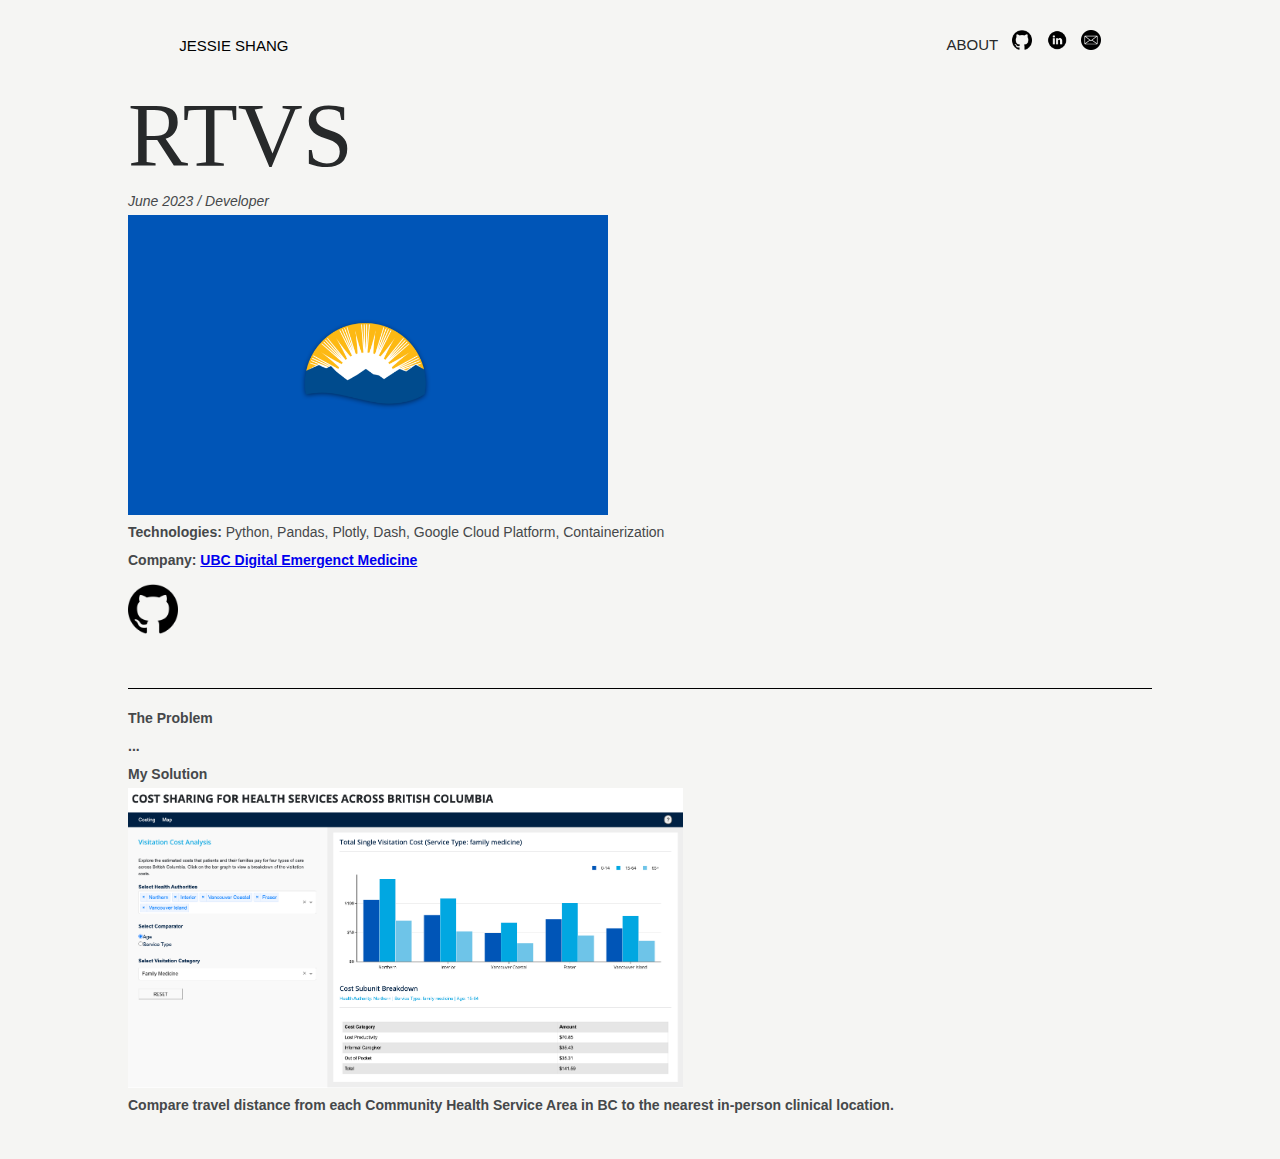
<file: projects/rtvs.html>
<!DOCTYPE html>
<html lang="en">
<head>
    <meta charset="UTF-8">
    <meta http-equiv="X-UA-Compatible" content="IE=edge">
    <meta name="viewport" content="width=device-width, initial-scale=1.0">
    <title>Heidi</title>
    <link rel="stylesheet" href="../assets/css/index.css">
    <link rel="stylesheet" href="index.css">
</head>
<header class="header">
    <a href="../index.html" class="logo">JESSIE SHANG</a>

    <!-- menu -->
    <nav class="navbar">
        <a href="../projects/about.html">ABOUT</a>
        <a href="https://github.com/jjessieshang"><img class="icon3"src="../assets/git.png" alt=""></a>
        <a href="https://www.linkedin.com/in/shangjessie/"><img class="icon3"src="../assets/in.png" alt=""></a>
        <a href="mailto:jyshang@student.ubc.ca"><img class="icon3"src="../assets/mail.png" alt=""></a>
    </nav>
</header>
<body>
    <div class="project">
        <h3 class="project-title">RTVS</h3>
        <p class ="summary"><em>June 2023 / Developer</em></p>
        <img class="main-image" src="../assets/rtvs.png" alt="heidi">
        <div class="about-project">
            <p><strong>Technologies:</strong> Python, Pandas, Plotly, Dash, Google Cloud Platform, Containerization</p>
            <p><strong>Company: <a href="https://digem.med.ubc.ca/our-team/">UBC Digital Emergenct Medicine<br></a>
            <a href="https://github.com/GrahamMP/DigEM-PFcosts-Geo">
                <img style="height: 50px; margin-top: 10px; margin-bottom: 30px;"src="../assets/git.png" alt="git"></a>
        </div>
        <hr>
        <div class="body-project">
            <p class="body-text"><strong>The Problem </strong><br>
                ...
            </p>
            <p class="body-text"><strong>My Solution </strong><br>
            </p>

            <div class="cardlink">
                <img src="../assets/rtvs1.png" alt="Avatar">
                <!-- <div class="button-overlay"><a href="https://rtvs-dash-kgo36byuna-uw.a.run.app/">Explore App</a></div> -->
            </div>

            <p> Compare travel distance from each Community Health Service Area in BC to the nearest in-person clinical location.
            </p>
        </div>
    </div>
</body>
</html>
</file>
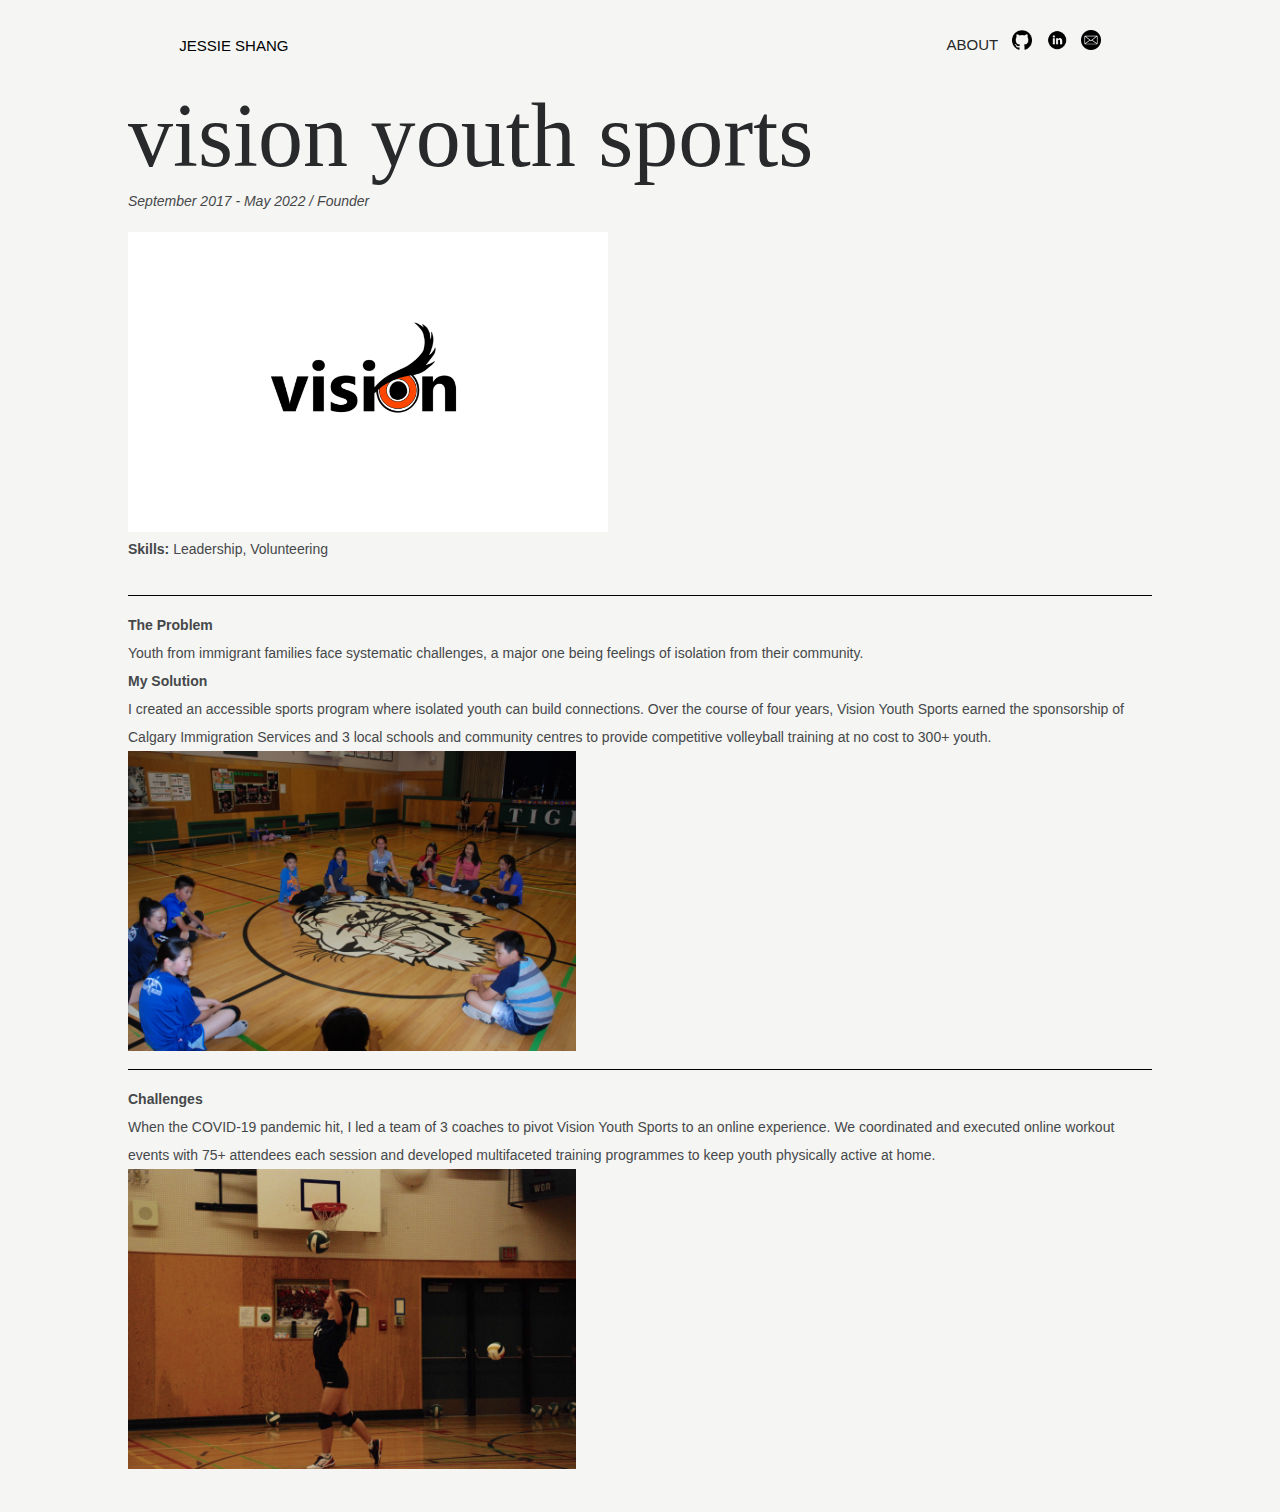
<file: projects/vision.html>
<!DOCTYPE html>
<html lang="en">
<head>
    <meta charset="UTF-8">
    <meta http-equiv="X-UA-Compatible" content="IE=edge">
    <meta name="viewport" content="width=device-width, initial-scale=1.0">
    <title>Labby</title>
    <link rel="stylesheet" href="../assets/css/index.css">
    <link rel="stylesheet" href="index.css">
</head>
<header class="header">
    <a href="../index.html" class="logo">JESSIE SHANG</a>

    <!-- menu -->
    <nav class="navbar">
        <a href="../projects/about.html">ABOUT</a>
        <a href="https://github.com/jjessieshang"><img class="icon3"src="../assets/git.png" alt=""></a>
        <a href="https://www.linkedin.com/in/shangjessie/"><img class="icon3"src="../assets/in.png" alt=""></a>
        <a href="mailto:jyshang@student.ubc.ca"><img class="icon3"src="../assets/mail.png" alt=""></a>
    </nav>
</header>
<body>
    <div class="project">
        <h3 class="project-title">vision youth sports</h3>
        <p class ="summary"><em>September 2017 - May 2022 / Founder</em></p>
        <br>
        <img class="main-image" src="../assets/vis.png" alt="labby">
        <p><strong>Skills:</strong> Leadership, Volunteering</p>
        <br>
        

        <hr>
        <p class="body-text"><strong>The Problem </strong><br>
            Youth from immigrant families face systematic challenges, a major one being feelings of isolation from their community.
            
        </p>
        <p class="body-text"><strong>My Solution </strong><br>
            I created an accessible sports program where isolated youth can build connections. Over the course of four years, Vision Youth Sports 
            earned the sponsorship of Calgary Immigration Services and 3 local schools and community centres to provide competitive volleyball training at no cost to 300+ youth. 

        </p>
        <img class="main-image-hyrs" src="../assets/vis/huddle1.JPG" alt="hyrs"><br>

        <hr>
        <p class="body-text"><strong>Challenges </strong><br>
            When the COVID-19 pandemic hit, I led a team of 3 coaches to pivot Vision Youth Sports to an online experience. 
            We coordinated and executed online workout events with 75+ attendees each session and developed multifaceted training programmes 
            to keep youth physically active at home.
        </p>
        <img class="main-image-hyrs" src="../assets/vis/huddle.jpg" alt="hyrs"><br>
    
    </div>

    <script src="../js/index.js"></script>
</body>


</html>
</file>
<file: assets/css/index.css>
/*=============== GOOGLE FONTS ===============*/
@import url('https://fonts.googleapis.com/css2?family=Inter:wght@200;400;500;600;700&family=Karla:ital,wght@1,200&family=Kumbh+Sans:wght@400;700&family=Lora:ital,wght@0,400;0,500;1,400;1,500&family=Mulish:wght@300;400;500;600&family=Playfair+Display:ital,wght@0,400;0,500;0,600;1,400&family=Raleway:wght@100;200;300&display=swap');
:root {
    --header-height: 3.5rem;
  
    /*========== Colors ==========*/
    /*Color mode HSL(hue, saturation, lightness)*/
    --first-color: hsl(207, 65%, 65%);
    --title-color: hsl(207, 4%, 16%);
    --text-color: hsl(207, 4%, 28%);
    --text-color-light: hsl(207, 4%, 56%);
    --body-color: #f5f5f3;
    --container-color: white;
  
    /* Change the first number */
    /* Blue: 207 - Purple: 250 - Pink: 356 - Teal: 174 */
    --gradient-color: linear-gradient(180deg,
                        hsla(207, 48%, 72%, 0),
                        hsla(207, 65%, 65%, 1));
  
    /*========== Font and typography ==========*/
    /*.5rem = 8px | 1rem = 16px ...*/
    --body-font: 'Roboto', sans-serif;
    --title-font: 'Playfair Display', serif;
    --biggest-font-size: 1.5rem;
    --h1-font-size: 1.5rem;
    --h2-font-size: 1.25rem;
    --h3-font-size: 1rem;
    --normal-font-size: .938rem;
    --small-font-size: .813rem;
    --smaller-font-size: .75rem;
    --tiny-font-size: .625rem;
  
    /*========== Font weight ==========*/
    --font-medium: 500;
    --font-semi-bold: 600;
  
    /*========== z index ==========*/
    --z-normal: 1;
    --z-tooltip: 10;
    --z-fixed: 100;
  }

/*=============== BASE ===============*/
* {
    box-sizing: border-box;
    padding: 0;
    margin: 0;
  }
  
  html {
    scroll-behavior: smooth;
    vertical-align: baseline;
  }
  
  body {
    max-width: 1300px;
    width: 80%;
    margin: 0 auto;
    float: none;
    font-family: var(--body-font);
    font-size: var(--normal-font-size);
    background-color: var(--body-color);
    color: var(--text-color);
    padding-bottom: 40px;
  }
  
  h1 {
    color: var(--title-color);
    line-height: 1.2;
    font-family: "Helvetica Neue", Helvetica, Arial, sans-serif;
    font-size: 3rem;
    font-weight: 550;

  }

  .contrast-letter{
    display: inline;
    color: #fff;
    text-decoration: none;
    text-shadow: 1px 1px 1px #000, 1px 1px 1px #000, -1px 0 0 #000, 1px 0 0 #000, 0 -1px 1px #000, 1px 1px 0 #000;
  }

  .highlight-letter {
    display: inline;
    text-decoration: underline;
    text-decoration-color: rgb(236, 240, 153);
  }

  .letter {
    display: inline;
  }

  h3 {
    color: var(--title-color);
    font-family: "Helvetica Neue";
    font-size: 3rem;
    font-weight: 200;
  }

  p {
    font-family: Helvetica,san-serif;
    font-size: 14px;
    line-height: 2;
  }

  /* navbar */
  .header {
    display: flex;
    width: 90%;
    justify-content: space-between;
    margin: auto;
    padding-top: 2em;
    padding-bottom: 30px;
  }


  .logo {
    font-size: 15px;
    margin-top: 7px;
    text-decoration: none;
    font-family: 'Lato', sans-serif;
    color: black;
   }

  .navbar a {
    font-size: 15px;
    color: var(--title-color);
    text-decoration: none;
    margin-left: 10px;
    font-family: 'Lato', sans-serif;
  }

  .banner {
    box-sizing: border-box;
    padding-right: 20px;
    padding-top: 20vh;
    margin: auto;
    width: 90%;
  }

  hr {
    height: 0px;
    border: none;
    border-top: 0.5px solid black;
    margin: 1em 0;
    transition: all 0.5s;
  }


  /* work experiences grid */


  .experience p {
    color: black;
  }
  .experience-p {
    color: black;
    font-family: 'Lato', sans-serif;
    font-size: 1rem;
    font-weight: 300;
    transition: all 0.5s;
  }
  .experience-num {
    float: left;
    font-size: 1rem;
    line-height: 0;
    margin-top: 1em;
    color: black;
    font-weight: 300;
    text-decoration: none;
    font-family: 'Lato', sans-serif;
  }

  .card {
    margin: auto;
    width: 90%;
    padding-top: 8.5vh;
  }

  .plus {
    height: 25px;
    margin-top: .5em;
    float: right;
  }

  .plus:hover {
    cursor: pointer;
    transform: translateY(-3px);
    box-shadow: 0 1px 0 black;
  }

  .read-more {
    display: block;
    height: 0;
    opacity: 0;
    transition: all .3s;
    width: 90%;
    margin: auto;
  }

  .read-more--open{
    display: block;
    opacity: 1;
    height: auto;
  }

  .tab {
    display: inline-block;
  }

  .redirect {
    text-decoration: none;
    color: black;
    transition: transform .3s ease-out;
    display: inline-block;
  }

  .redirect:hover {
    cursor: pointer;
    transform: translate(0, -5px);
  }


/*  project grid */

.projects-title {
  padding-top: 10vh;
  margin: auto;
  width: 90%;
  font-family: 'Lato', sans-serif;
  font-weight: 300;
  font-size: 1rem;
}
.main-content {
  width: 95%;
  margin: auto;
  margin-bottom: 20px;
}

.column{
  float: left;
  position: relative;
  text-align: left;
  width: 44%;
  margin:0 3%;
  background-color: #ffffff;
  border-radius: 5px;
  transition: all 0.4s ease-in-out;
  border-width: 1px;
  border-color: #ffffff;
  padding-bottom: 1.5em
}

.column:hover {
  background-color: black;
  cursor: pointer;
}

.main-row:after {
  content: "";
  display: table;
  clear: both;
}

@media screen and (max-width: 875px) {
  .column {
    width: 80%;
    margin-left: 10%;
    margin-bottom: 10px;
  }
}

.column p {
  transition: all 0.4s ease-in-out;
}

.column h3{
  transition: all 0.4s ease-in-out;
  font-size: 3em;
}

.column:hover p,
.column:hover h3 {
  color: white;
}

.date {
  color: white;
}

.cover img {
  display: block;
  margin: 1.5em auto;
  width: 88%;
}

.description {
  margin: auto;
  width: 88%;
  word-break: break-word;
  margin-bottom: 10%;
}

.skills {
  margin: auto;
  width: 88%; 
  
}

.item {
  display: inline-block;
  width: fit-content;
  padding: .5rem .75rem;
  background-color: black;
  border-radius: 5px;
  border-width: 1.5px;
  border-style: solid;
  color: white;
  margin-right: .5em;
  font-size: 16px;
  font-family: "Helvetica Neue", Helvetica, Arial, sans-serif;
}

.demo {
  scale: 0.94;
	opacity: 0;
	transition: 0.9s;
	transition-timing-function: cubic-bezier(0.5, 0, 0, 1);
}

/* section */


.active {
	opacity: 1;
	top: 0;
	scale: 1;
}


/* footer */
footer {
  height: 100px;
}

ul.social {
  margin: 0;
  padding: 0;
  padding-top: 2em;
  width: 100%;
  text-align: center;
}

ul.social > li {
  display: inline-block;
}

ul.social > li > a {
  display: inline-block;
  /* font-size: 18px;
  line-height: 30px;
  width: 45px;
  height: 45px;
  border-radius: 36px;
  background-color: var(--body-color);
  color: #fff;
  margin: 0 3px 3px 0; */
}

ul.social > li > a:hover {
  text-decoration: none;
}

.icon3{
  position: relative;
  height: 20px;
}
</file>
<file: projects/index.css>
/*=============== GOOGLE FONTS ===============*/
@import url('https://fonts.googleapis.com/css2?family=Inter:wght@200;400&family=Karla:ital,wght@1,200&family=Kumbh+Sans:wght@400;700&family=Lora:ital,wght@0,400;0,500;1,400;1,500&family=Mulish:wght@300;400&family=Playfair+Display:ital,wght@0,400;0,500;0,600;1,400&family=Raleway:wght@100;200;300&display=swap');

.project-title {
    font-size: 6em;
    font-weight: 500;
}

img {
    height: 300px;
}

.hyrs {
    height: 700px;
}
</file>
